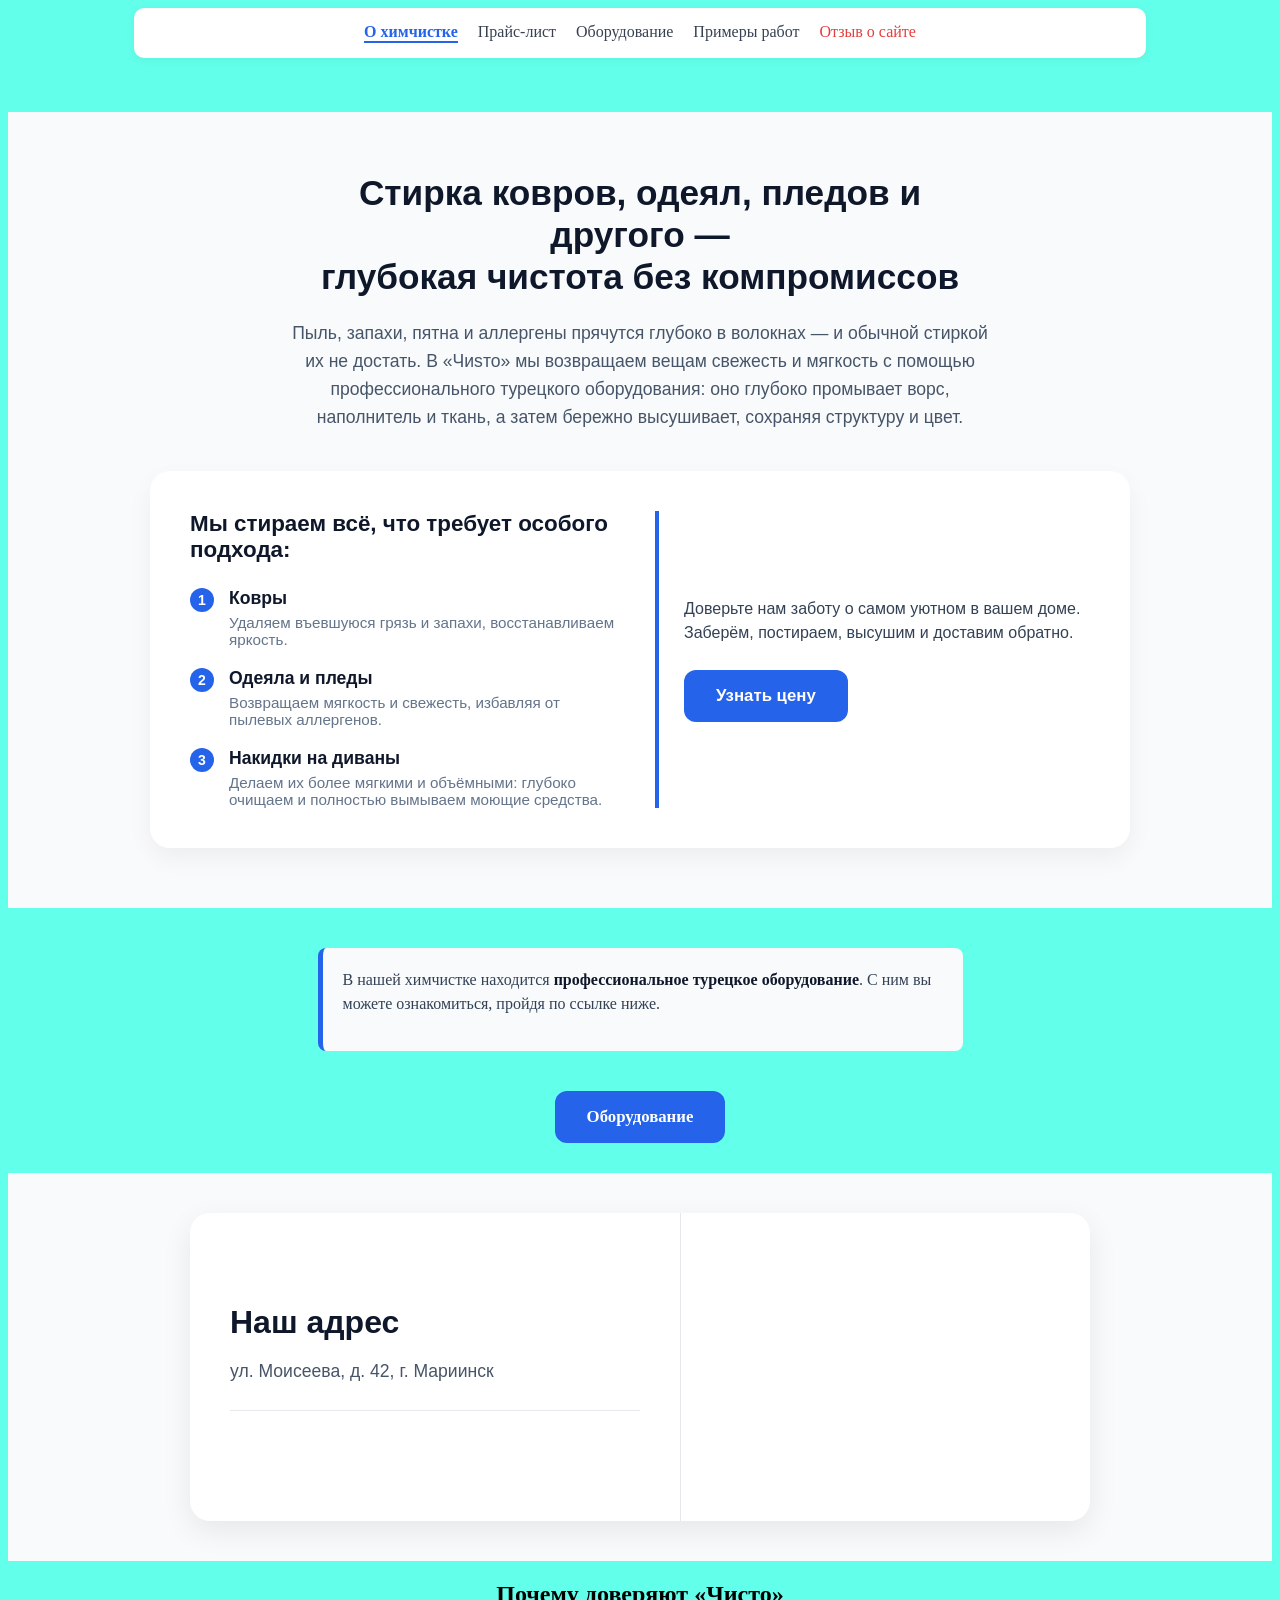
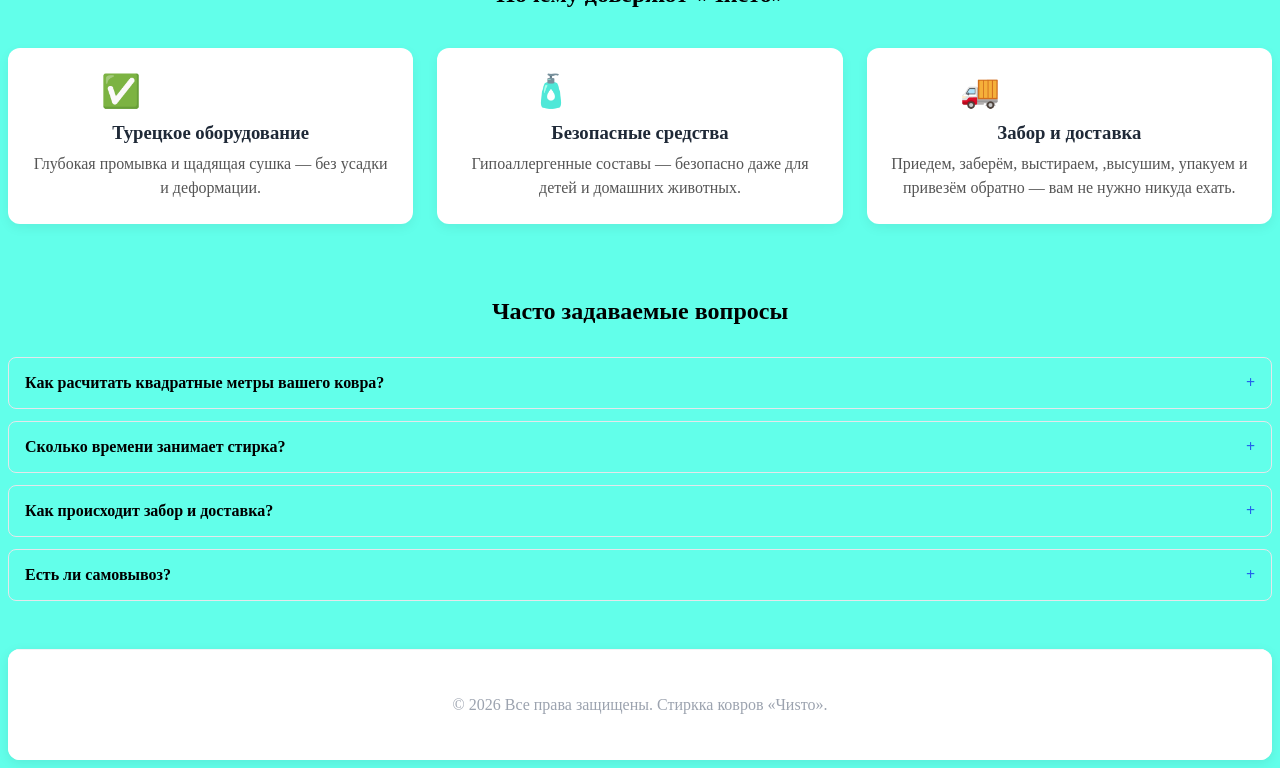
<file: index.html>
<!DOCTYPE html>
<html lang="en">
<head>
    <meta charset="UTF-8">
    <meta name="viewport" content="width=device-width, initial-scale=1.0">
    <title>О химчистке</title>
    <link rel="stylesheet" href="style.css">
</head>
<body>
    <header style="background-color: #ffffff; box-shadow: 0 2px 10px rgba(0,0,0,0.05); padding: 15px 0;">
        <nav style="max-width: 1200px; margin: 0 auto; display: flex; flex-wrap: wrap; justify-content: center; gap: 20px; padding: 0 20px;">
            <a href="#" style="text-decoration: none; color: #2563eb; font-weight: 600; font-size: 1rem; border-bottom: 2px solid #2563eb;">О химчистке</a>
            <a href="about.html" style="text-decoration: none; color: #374151; font-weight: 500; font-size: 1rem;">Прайс-лист</a>
            <a href="chisto.html" style="text-decoration: none; color: #374151; font-weight: 500; font-size: 1rem;">Оборудование</a>
            <a href="primeri.html" style="text-decoration: none; color: #374151; font-weight: 500; font-size: 1rem;">Примеры работ</a>
            <a href="otziv.html">Отзыв о сайте</a>
          </nav>
    </header><br><br><br>

<section style="padding: 60px 20px; background-color: #f8fafc; color: #1f2937; font-family: Arial, sans-serif;">
  <div style="max-width: 900px; margin: 0 auto; display: flex; flex-direction: column; gap: 40px; align-items: center;">
    
    <!-- Заголовок и основной текст -->
    <div style="text-align: center; max-width: 700px;">
      <h2 style="font-size: 2.2rem; margin: 0 0 20px 0; line-height: 1.2; color: #0f172a;">
        Стирка ковров, одеял, пледов и другого —<br>
        глубокая чистота без компромиссов
      </h2>
      <p style="font-size: 1.1rem; line-height: 1.6; color: #475569; margin: 0;">
        Пыль, запахи, пятна и аллергены прячутся глубоко в волокнах — и обычной стиркой их не достать. В «Чиsто» мы возвращаем вещам свежесть и мягкость с помощью профессионального турецкого оборудования: оно глубоко промывает ворс, наполнитель и ткань, а затем бережно высушивает, сохраняя структуру и цвет.
      </p>
    </div>

    <!-- Блок со списком преимуществ -->
    <div style="width: 100%; background: #ffffff; border-radius: 20px; padding: 40px; box-shadow: 0 10px 25px rgba(0,0,0,0.05); display: grid; grid-template-columns: 1fr 1fr; gap: 30px;">
      
      <!-- Левая колонка: список услуг -->
      <div>
        <h3 style="font-size: 1.4rem; margin-top: 0; color: #0f172a; margin-bottom: 25px;">Мы стираем всё, что требует особого подхода:</h3>
        
        <div style="display: flex; flex-direction: column; gap: 20px;">
          <!-- Пункт 1 -->
          <div style="display: flex; align-items: flex-start; gap: 15px;">
            <div style="flex-shrink: 0; width: 24px; height: 24px; background: #2563eb; color: white; border-radius: 50%; display: flex; align-items: center; justify-content: center; font-weight: bold; font-size: 14px;">1</div>
            <div>
              <strong style="color: #0f172a; font-size: 1.1rem;">Ковры</strong>
              <p style="margin: 5px 0 0 0; font-size: 0.95rem; color: #64748b;">Удаляем въевшуюся грязь и запахи, восстанавливаем яркость.</p>
            </div>
          </div>

          <!-- Пункт 2 -->
          <div style="display: flex; align-items: flex-start; gap: 15px;">
            <div style="flex-shrink: 0; width: 24px; height: 24px; background: #2563eb; color: white; border-radius: 50%; display: flex; align-items: center; justify-content: center; font-weight: bold; font-size: 14px;">2</div>
            <div>
              <strong style="color: #0f172a; font-size: 1.1rem;">Одеяла и пледы</strong>
              <p style="margin: 5px 0 0 0; font-size: 0.95rem; color: #64748b;">Возвращаем мягкость и свежесть, избавляя от пылевых аллергенов.</p>
            </div>
          </div>

          <!-- Пункт 3 -->
          <div style="display: flex; align-items: flex-start; gap: 15px;">
            <div style="flex-shrink: 0; width: 24px; height: 24px; background: #2563eb; color: white; border-radius: 50%; display: flex; align-items: center; justify-content: center; font-weight: bold; font-size: 14px;">3</div>
            <div>
              <strong style="color: #0f172a; font-size: 1.1rem;">Накидки на диваны</strong>
              <p style="margin: 5px 0 0 0; font-size: 0.95rem; color: #64748b;">Делаем их более мягкими и объёмными: глубоко очищаем и полностью вымываем моющие средства.</p>
            </div>
          </div>
        </div>
      </div>

      <!-- Правая колонка: акцентный блок с призывом -->
      <div style="border-left: 4px solid #2563eb; padding-left: 25px; display: flex; flex-direction: column; justify-content: center;">
        <p style="font-size: 1rem; line-height: 1.5; color: #334155; margin: 0 0 25px 0;">
          Доверьте нам заботу о самом уютном в вашем доме. Заберём, постираем, высушим и доставим обратно.
        </p>
        
        <!-- ВОТ ЭТА СТРОКА ИЗМЕНЕНА: теперь это ссылка, ведущая к прайсу -->
        <a href="about.html" 
           style="background: #2563eb; color: white; text-decoration: none; padding: 16px 32px; border-radius: 12px; font-size: 1.05rem; font-weight: 600; cursor: pointer; transition: background 0.2s; align-self: flex-start; display: inline-block;">
           Узнать цену
        </a>
      </div>
    </div>
  </div>
</section>


<div style="max-width: 600px; margin: 40px auto; padding: 20px; border-left: 5px solid #2563eb; background: #f8fafc; border-radius: 8px;">
  <p style="margin: 0 0 15px 0; font-size: 1rem; color: #334155; line-height: 1.5;">
    В нашей химчистке находится <strong style="color: #0f172a;">профессиональное турецкое оборудование</strong>. С ним вы можете ознакомиться, пройдя по ссылке ниже.
  </p>
</div>

    <div style="text-align: center; margin: 30px 0;">
  <a href="chisto.html" 
     style="background: #2563eb; color: white; text-decoration: none; padding: 16px 32px; border-radius: 12px; font-size: 1.05rem; font-weight: 600; cursor: pointer; transition: background 0.2s; display: inline-block;">
    Оборудование
  </a>
</div>


<section style="padding: 40px 20px; background-color: #f8fafc; font-family: Arial, sans-serif;">
  <div style="max-width: 900px; margin: 0 auto;">
    
    <!-- Карточка -->
    <div style="background: #ffffff; border-radius: 20px; box-shadow: 0 10px 30px rgba(0,0,0,0.08); overflow: hidden; display: flex; flex-wrap: wrap; align-items: stretch;">
      
      <!-- Левая часть: текст и заголовок -->
      <div style="flex: 1; min-width: 300px; padding: 40px; display: flex; flex-direction: column; justify-content: center;">
        <h2 style="margin: 0 0 15px 0; font-size: 2rem; color: #0f172a; line-height: 1.2;">Наш адрес</h2>
        <p style="margin: 0; font-size: 1.1rem; color: #475569; line-height: 1.6;">
          ул. Моисеева, д. 42, г. Мариинск
        </p>
        
        <div style="margin-top: 25px; padding-top: 20px; border-top: 1px solid #e5e7eb;">
        </div>
      </div>

      <!-- Правая часть: карта -->
      <div style="flex: 1; min-width: 320px; position: relative; overflow: hidden;">
        <!-- Обертка для адаптивности карты -->
        <div style="position: relative; padding-bottom: 75%; height: 0; overflow: hidden; border-left: 1px solid #e5e7eb;">
          <iframe 
            src="https://www.google.com/maps/embed?pb=!1m14!1m12!1m3!1d596.2522918822035!2d87.69691214325135!3d56.15853027129127!2m3!1f0!2f0!3f0!3m2!1i1024!2i768!4f13.1!5e1!3m2!1sru!2sru!4v1748062810385!5m2!1sru!2sru" 
            style="position: absolute; top: 0; left: 0; width: 100%; height: 100%; border: 0;" 
            allowfullscreen="" 
            loading="lazy" 
            referrerpolicy="no-referrer-when-downgrade">
          </iframe>
        </div>
      </div>
    </div>
  </div>
</section>

<section class="why-us">
  <h2>Почему доверяют «Чисто»</h2>
  <div class="features-grid">
    <div class="feature-item">
      <span>✅</span>
      <h3>Турецкое оборудование</h3>
      <p>Глубокая промывка и щадящая сушка — без усадки и деформации.</p>
    </div>
    <div class="feature-item">
      <span>🧴</span>
      <h3>Безопасные средства</h3>
      <p>Гипоаллергенные составы — безопасно даже для детей и домашних животных.</p>
    </div>
    <div class="feature-item">
      <span>🚚</span>
      <h3>Забор и доставка</h3>
      <p>Приедем, заберём, выстираем, ,высушим, упакуем и привезём обратно — вам не нужно никуда ехать.</p>
    </div>
  </div>
</section> <br><br><br>


<section class="faq">
  <h2>Часто задаваемые вопросы</h2>
    <details>
    <summary>Как расчитать квадратные метры вашего ковра?</summary>
    <p>Длину умножить на ширину</p>
  </details>
  <details>
    <summary>Сколько времени занимает стирка?</summary>
    <p>1-2 рабочик недели. Срочные заказы — за 2-3 рабочих дня (плюс 50% к общей стоимости).</p>
  </details>
  <details>
    <summary>Как происходит забор и доставка?</summary>
    <p>Мы приезжаем к вам в удобное для вас время, забираем ковры от двери, после стирки привозим обратно. Услуга входит в стоимость.</p>
  </details>
  <details>
    <summary>Есть ли самовывоз?</summary>
    <p>Да, есть вы просто можете приехать к нам в любой будней день и в удобное для вас время <b>с 10:00 до 18:00</b></p>
  </details>
</section> <br><br>


    <article class="card">
      <div class="card-image">
      </div>

<footer style="text-align: center; padding: 30px 0; color: #9ca3af; background-color: #ffffff; border-top: 1px solid #f3f4f6;">
    <p>&copy; 2026 Все права защищены. Стиркка ковров «Чиsто».</p>
</footer>
</file>
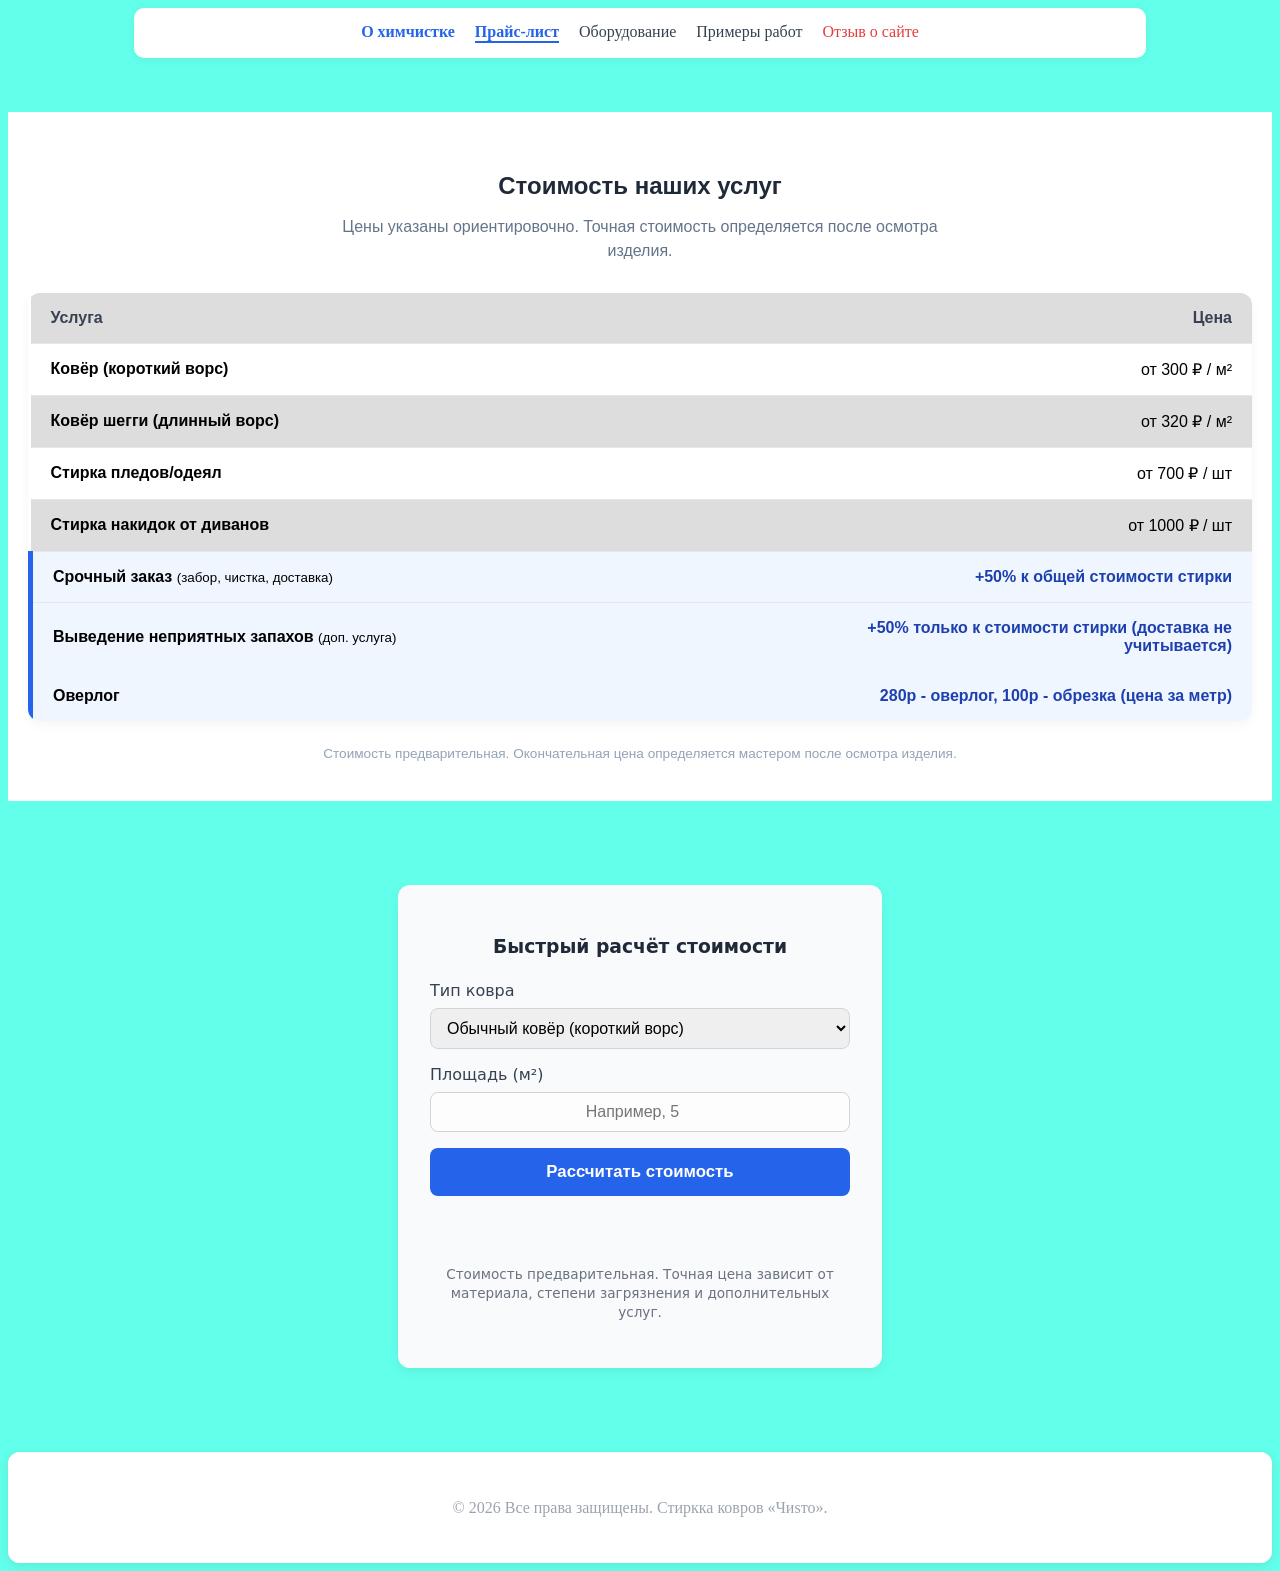
<file: about.html>
<!DOCTYPE html>
<html lang="en">
<head>
    <meta charset="UTF-8">
    <meta name="viewport" content="width=device-width, initial-scale=1.0">
    <title>Прайс-лист</title>
    <link rel="stylesheet" href="style.css">
</head>
<body>
    <header style="background-color: #ffffff; box-shadow: 0 2px 10px rgba(0,0,0,0.05); padding: 15px 0;">
        <nav style="max-width: 1200px; margin: 0 auto; display: flex; flex-wrap: wrap; justify-content: center; gap: 20px; padding: 0 20px;">
            <a href="index.html" style="text-decoration: none; color: #2563eb; font-weight: 600; font-size: 1rem;">О химчистке</a>
            <a href="#" style="text-decoration: none; color: #2563eb; font-weight: 600; font-size: 1rem; border-bottom: 2px solid #2563eb;">Прайс-лист</a>
            <a href="chisto.html" style="text-decoration: none; color: #374151; font-weight: 500; font-size: 1rem;">Оборудование</a>
            <a href="primeri.html" style="text-decoration: none; color: #374151; font-weight: 500; font-size: 1rem;">Примеры работ</a>
            <a href="otziv.html">Отзыв о сайте</a>
          </nav>
    </header><br><br><br>

<section style="padding: 40px 20px; background-color: #ffffff; font-family: Arial, sans-serif;">
  <h2 style="text-align: center; color: #1f2937; margin-bottom: 15px;">Стоимость наших услуг</h2>
  <p style="text-align: center; max-width: 600px; margin: 0 auto 30px auto; color: #64748b; line-height: 1.5;">
    Цены указаны ориентировочно. Точная стоимость определяется после осмотра изделия.
  </p>

  <!-- ВОТ СЮДА ДОБАВЛЕНЫ border-radius И overflow -->
  <table style="width: 100%; border-collapse: collapse; background: #fff; box-shadow: 0 4px 12px rgba(0,0,0,0.04); border-radius: 12px; overflow: hidden;">
    <thead>
      <tr style="background-color: #f8fafc;">
        <th style="padding: 16px 20px; text-align: left; color: #374151; font-weight: 600; border-bottom: 1px solid #e5e7eb;">Услуга</th>
        <th style="padding: 16px 20px; text-align: right; color: #374151; font-weight: 600; border-bottom: 1px solid #e5e7eb; width: 35%;">Цена</th>
      </tr>
    </thead>
    <tbody>
      <tr>
        <td style="padding: 16px 20px; text-align: left; border-bottom: 1px solid #e5e7eb;" data-label="Услуга">
          <strong>Ковёр (короткий ворс)</strong>
        </td>
        <td style="padding: 16px 20px; text-align: right; border-bottom: 1px solid #e5e7eb;" data-label="Цена">
          от 300 ₽ / м²
        </td>
      </tr>

      <tr>
        <td style="padding: 16px 20px; text-align: left; border-bottom: 1px solid #e5e7eb;" data-label="Услуга">
          <strong>Ковёр шегги (длинный ворс)</strong>
        </td>
        <td style="padding: 16px 20px; text-align: right; border-bottom: 1px solid #e5e7eb;" data-label="Цена">
          от 320 ₽ / м²
        </td>
      </tr>

      <tr>
        <td style="padding: 16px 20px; text-align: left; border-bottom: 1px solid #e5e7eb;" data-label="Услуга">
          <strong>Стирка пледов/одеял</strong>
        </td>
        <td style="padding: 16px 20px; text-align: right; border-bottom: 1px solid #e5e7eb;" data-label="Цена">
          от 700 ₽ / шт
        </td>
      </tr>

      <tr>
        <td style="padding: 16px 20px; text-align: left; border-bottom: 1px solid #e5e7eb;" data-label="Услуга">
          <strong>Стирка накидок от диванов</strong>
        </td>
        <td style="padding: 16px 20px; text-align: right; border-bottom: 1px solid #e5e7eb;" data-label="Цена">
          от 1000 ₽ / шт
        </td>
      </tr>

      <!-- Строки с выделением тоже будут аккуратно скруглены благодаря overflow у таблицы -->
      <tr style="background-color: #eff6ff; border-left: 5px solid #2563eb;">
        <td style="padding: 16px 20px; text-align: left; border-bottom: 1px solid #e5e7eb;" data-label="Услуга">
          <strong>Срочный заказ</strong> <small>(забор, чистка, доставка)</small>
        </td>
        <td style="padding: 16px 20px; text-align: right; border-bottom: 1px solid #e5e7eb; color: #1e40af; font-weight: 700;" data-label="Цена">
          +50% к общей стоимости стирки
        </td>
      </tr>

      <tr style="background-color: #eff6ff; border-left: 5px solid #2563eb;">
        <td style="padding: 16px 20px; text-align: left; border-bottom: none;" data-label="Услуга">
          <strong>Выведение неприятных запахов</strong> <small>(доп. услуга)</small>
        </td>
        <td style="padding: 16px 20px; text-align: right; border-bottom: none; color: #1e40af; font-weight: 700;" data-label="Цена">
          +50% только к стоимости стирки (доставка не учитывается)
        </td>
      </tr>

      <tr style="background-color: #eff6ff; border-left: 5px solid #2563eb;">
        <td style="padding: 16px 20px; text-align: left; border-bottom: none;" data-label="Услуга">
          <strong>Оверлог</strong>
        </td>
        <td style="padding: 16px 20px; text-align: right; border-bottom: none; color: #1e40af; font-weight: 700;" data-label="Цена">
          280р - оверлог,  100р - обрезка (цена за метр)
        </td>
      </tr>
    </tbody>
  </table>

  <div style="margin-top: 25px; text-align: center; font-size: 0.85rem; color: #94a3b8;">
    Стоимость предварительная. Окончательная цена определяется мастером после осмотра изделия.
  </div>
</section><br><br>

<!-- Начало блока калькулятора -->
<section class="calculator-block">
  <h3>Быстрый расчёт стоимости</h3>

  <div class="calc-group">
    <label for="carpet-type">Тип ковра</label>
    <select id="carpet-type">
      <option value="regular">Обычный ковёр (короткий ворс)</option>
      <option value="shaggy">Шегги (длинный ворс)</option>
    </select>
  </div>

  <div class="calc-group">
    <label for="area">Площадь (м²)</label>
    <input type="number" id="area" placeholder="Например, 5" min="0.1" step="0.1">
  </div>

  <button type="button" id="calc-btn" class="btn-calc">Рассчитать стоимость</button>

  <p id="result-price"></p>

  <p class="disclaimer">
    Стоимость предварительная. Точная цена зависит от материала, степени загрязнения и дополнительных услуг.
  </p>
</section>

<script>
  const typeSelect = document.getElementById('carpet-type');
  const areaInput = document.getElementById('area');
  const calcBtn = document.getElementById('calc-btn');
  const resultEl = document.getElementById('result-price');

  // Твои цены
  const PRICES = {
    regular: 300, // Обычный ковёр (короткий ворс)
    shaggy: 320   // Шегги (длинный ворс)
  };

  calcBtn.addEventListener('click', () => {
    const type = typeSelect.value;
    const areaValue = parseFloat(areaInput.value);

    // Проверка: введено ли число
    if (!areaValue || isNaN(areaValue) || areaValue <= 0) {
      resultEl.textContent = 'Пожалуйста, введите корректную площадь.';
      resultEl.style.color = '#ef4444';
      return;
    }

    const pricePerSqm = PRICES[type];
    const total = areaValue * pricePerSqm;

    resultEl.textContent = `Примерная стоимость: от ${total.toLocaleString()} ₽`;
    resultEl.style.color = '#059669';
  });
</script><br><br>
<!-- Конец блока калькулятора -->


    <article class="card">
      <div class="card-image">
      </div>
<footer style="text-align: center; padding: 30px 0; color: #9ca3af; background-color: #ffffff; border-top: 1px solid #f3f4f6;">
    <p>&copy; 2026 Все права защищены. Стиркка ковров «Чиsто».</p>
</footer>

</body>
</html>
</file>
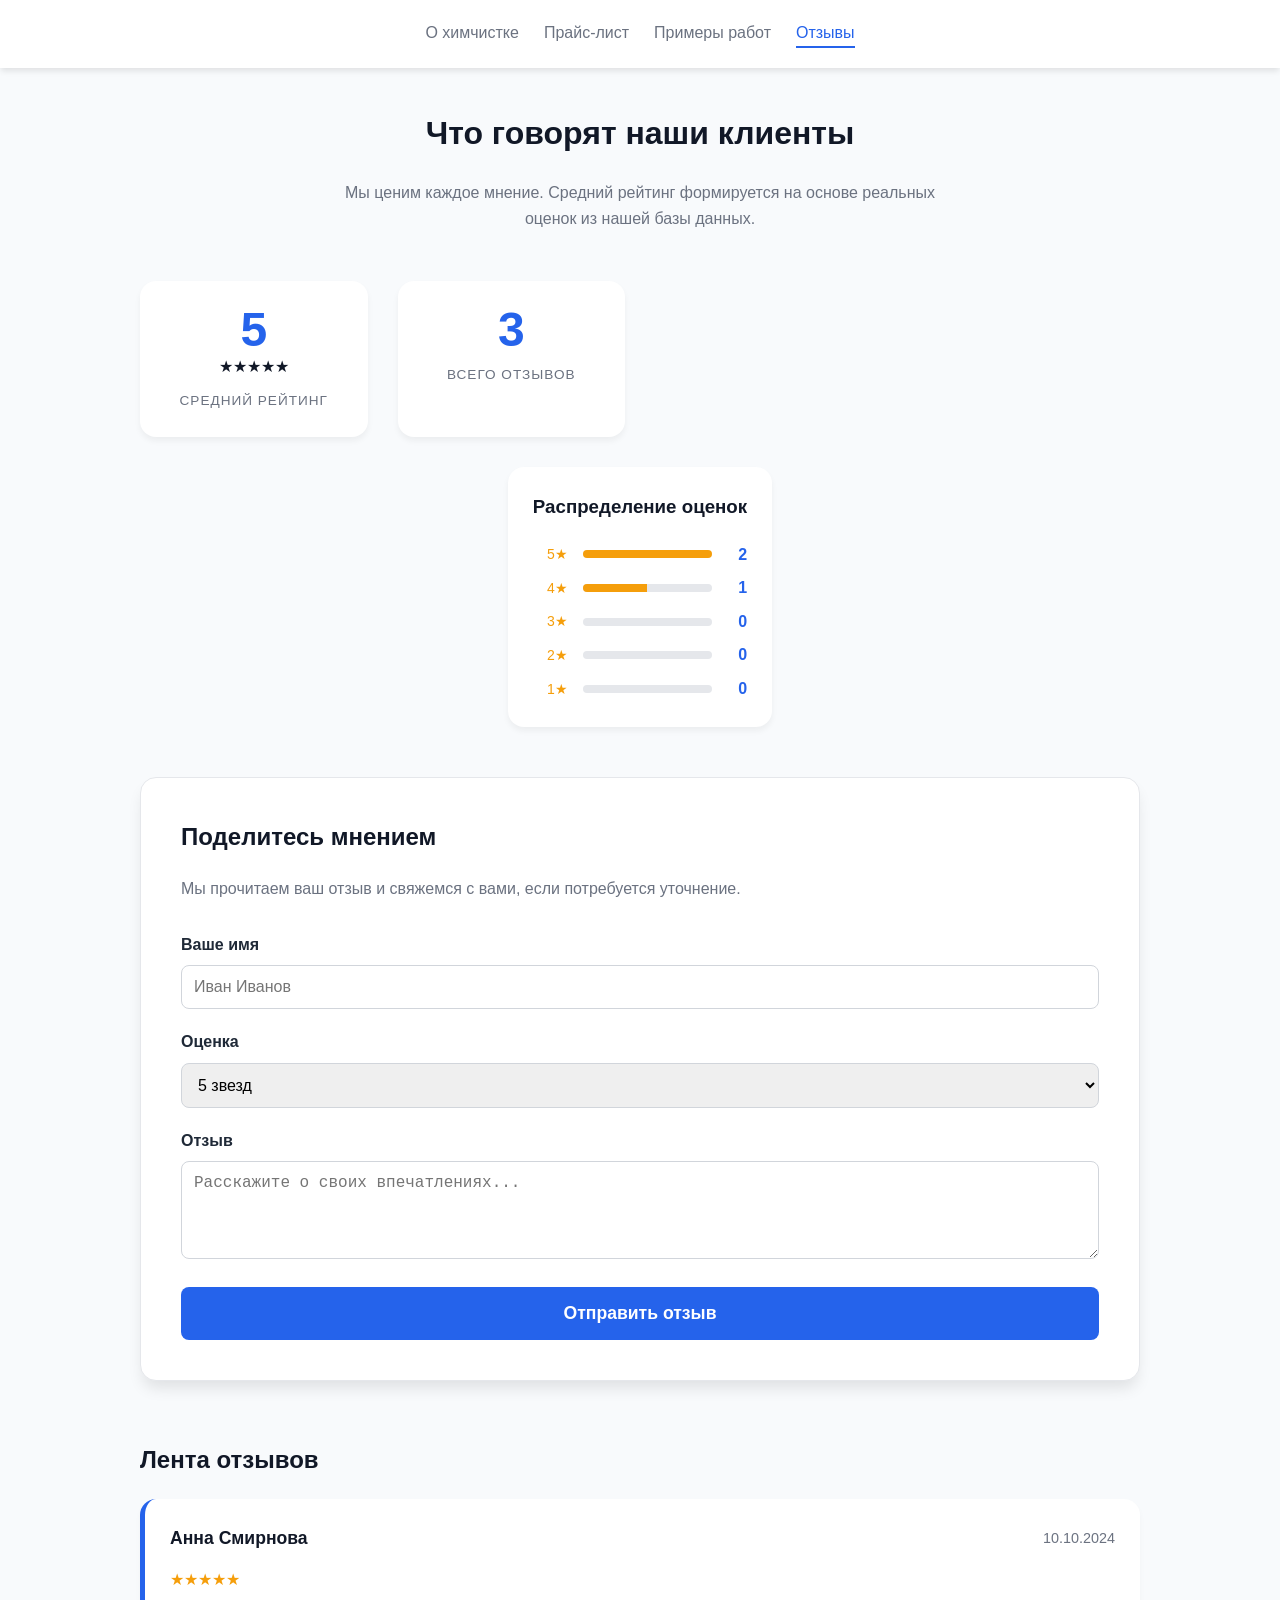
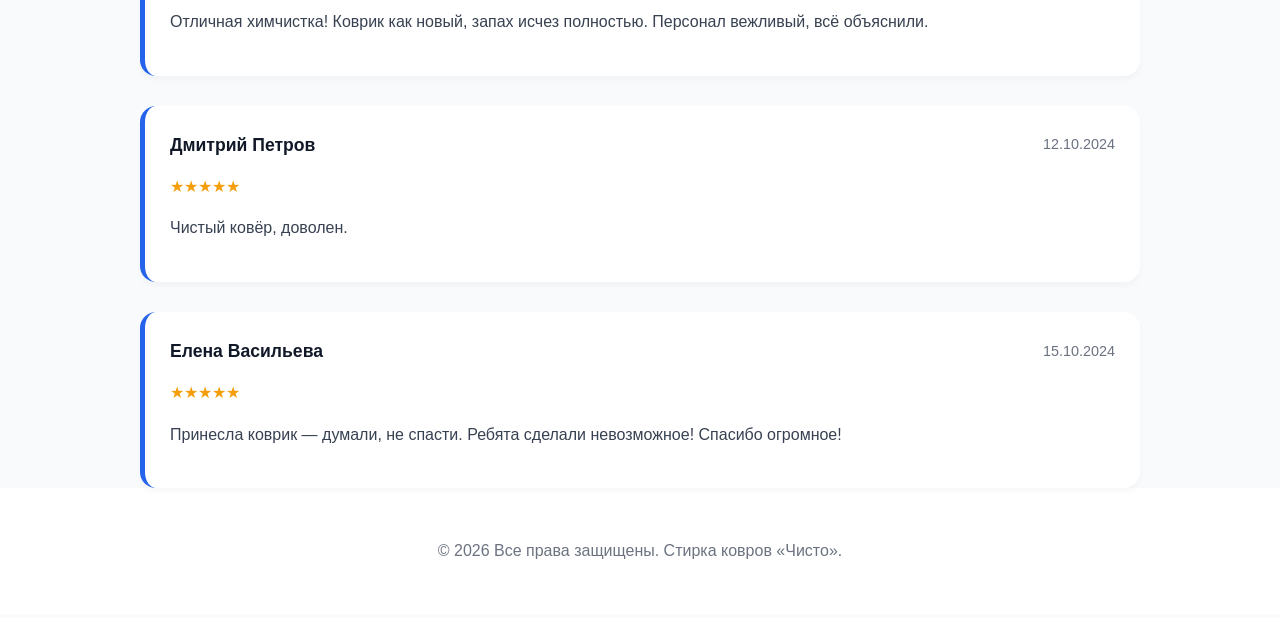
<file: otziv.html>
<!DOCTYPE html>
<html lang="ru">
<head>
    <meta charset="UTF-8">
    <meta name="viewport" content="width=device-width, initial-scale=1.0">
    <title>Отзывы о химчистке «Чисто»</title>
    <!-- Подключаем иконки для красоты -->
    <link rel="stylesheet" href="https://cdnjs.cloudflare.com/ajax/libs/font-awesome/6.4.0/css/all.min.css">
    
    <style>
        :root {
            --primary: #2563eb;       /* Синий цвет бренда */
            --accent: #f59e0b;       /* Жёлтый для звёзд */
            --bg: #f8fafc;            /* Светло-фиолетовый фон */
            --card-bg: #ffffff;       /* Белый для карточек */
            --text: #111827;          /* Тёмный текст */
            --gray: #6b7280;          /* Серый для второстепенного текста */
        }

        body {
            margin: 0;
            padding: 0;
            font-family: 'Segoe UI', Roboto, Helvetica, Arial, sans-serif;
            background-color: var(--bg);
            color: var(--text);
            line-height: 1.6;
        }

        /* Шапка */
        header {
            background: var(--card-bg);
            box-shadow: 0 4px 6px -1px rgba(0, 0, 0, 0.1);
            padding: 20px 0;
        }
        .container {
            max-width: 1000px;
            margin: 0 auto;
            padding: 0 20px;
        }
        nav {
            display: flex;
            justify-content: center;
            flex-wrap: wrap;
            gap: 25px;
        }
        a { text-decoration: none; color: var(--gray); font-weight: 500; }
        a:hover { color: var(--primary); }
        .active { color: var(--primary); border-bottom: 2px solid var(--primary); }

        h1 { text-align: center; margin-top: 40px; color: var(--text); }
        p.subtitle { text-align: center; color: var(--gray); max-width: 600px; margin: 0 auto 50px; }

        /* --- БЛОК СТАТИСТИКИ (ИНТЕРЕСНЕЕ) --- */
        .stats-grid {
            display: grid;
            grid-template-columns: repeat(auto-fit, minmax(200px, 1fr));
            gap: 30px;
            margin-bottom: 50px;
        }
        
        .stat-card {
            background: var(--card-bg);
            padding: 25px;
            border-radius: 16px;
            text-align: center;
            box-shadow: 0 4px 6px rgba(0,0,0,0.05);
        }
        .big-num { font-size: 48px; font-weight: bold; color: var(--primary); line-height: 1; }
        .stat-label { color: var(--gray); margin-top: 10px; text-transform: uppercase; font-size: 0.85rem; letter-spacing: 1px; }
        
        /* Диаграмма распределения */
        .rating-distribution {
            margin-top: 20px;
            display: flex;
            flex-direction: column;
            gap: 8px;
        }
        .bar-row {
            display: flex;
            align-items: center;
            gap: 15px;
        }
        .stars-small { color: var(--accent); font-size: 14px; width: 35px; text-align: right; }
        .progress-bar {
            flex-grow: 1;
            height: 8px;
            background: #e5e7eb;
            border-radius: 4px;
            overflow: hidden;
        }
        .progress-fill {
            height: 100%;
            background: var(--accent);
            width: 0%; /* Заполняется через JS */
            transition: width 1s ease-out;
        }
        .count-num { color: var(--primary); font-weight: bold; min-width: 20px; text-align: right; }

        /* --- ФОРМА --- */
        .form-section {
            background: var(--card-bg);
            padding: 40px;
            border-radius: 16px;
            box-shadow: 0 10px 15px -3px rgba(0, 0, 0, 0.1);
            margin-bottom: 60px;
            border: 1px solid #e5e7eb;
        }
        .form-group { margin-bottom: 20px; }
        label { display: block; margin-bottom: 8px; font-weight: 600; color: #1f2937; }
        input, textarea, select {
            width: 100%;
            padding: 12px;
            border: 1px solid #d1d5db;
            border-radius: 8px;
            font-size: 1rem;
            box-sizing: border-box;
        }
        button.submit-btn {
            background: var(--primary);
            color: white;
            border: none;
            padding: 16px 32px;
            border-radius: 8px;
            font-size: 1.1rem;
            cursor: pointer;
            width: 100%;
            font-weight: 600;
            transition: background 0.3s;
        }
        button.submit-btn:hover { background: #1d4ed8; }

        /* --- СПИСОК ОТЗЫВОВ --- */
        .reviews-list {
            display: grid;
            gap: 30px;
        }
        .review-card {
            background: var(--card-bg);
            border-radius: 16px;
            padding: 25px;
            box-shadow: 0 4px 6px rgba(0,0,0,0.03);
            transition: transform 0.2s, box-shadow 0.2s;
            border-left: 5px solid var(--primary);
        }
        .review-card:hover {
            transform: translateY(-5px);
            box-shadow: 0 10px 15px rgba(0,0,0,0.1);
        }
        .review-header { display: flex; justify-content: space-between; align-items: center; margin-bottom: 15px; }
        .reviewer-name { font-weight: 700; font-size: 1.1rem; color: var(--text); }
        .review-date { color: var(--gray); font-size: 0.9rem; }
        .review-stars { color: var(--accent); margin-bottom: 15px; }
        .review-text { color: #374151; }

        footer {
            text-align: center;
            padding: 50px 20px;
            color: var(--gray);
            background: white;
        }
    </style>
</head>
<body>

    <header>
        <div class="container">
            <nav>
                <a href="index.html">О химчистке</a>
                <a href="about.html">Прайс-лист</a>
                <a href="primeri.html">Примеры работ</a>
                <a href="#" class="active">Отзывы</a>
            </nav>
        </div>
    </header>

    <main class="container">
        <h1>Что говорят наши клиенты</h1>
        <p class="subtitle">Мы ценим каждое мнение. Средний рейтинг формируется на основе реальных оценок из нашей базы данных.</p>

        <!-- Статистика -->
        <section class="stats-grid">
            <div class="stat-card">
                <!-- Здесь мы вручную поставим среднюю оценку, чтобы не ломать логику -->
                <div class="big-num">5</div>
                <div class="stars-large">★★★★★</div>
                <div class="stat-label">Средний рейтинг</div>
            </div>
            <div class="stat-card">
                <div class="big-num" id="total-reviews">3</div>
                <div class="stat-label">Всего отзывов</div>
            </div>
            
            <!-- Блок диаграммы (статический пример) -->
            <div class="stat-card" style="grid-column: 1 / -1; max-width: 800px; margin: 0 auto;">
                <h3 style="text-align: center; margin: 0 0 20px;">Распределение оценок</h3>
                <div class="rating-distribution">
                    <div class="bar-row">
                        <span class="stars-small">5★</span>
                        <div class="progress-bar"><div class="progress-fill" style="width: 100%"></div></div>
                        <span class="count-num">2</span>
                    </div>
                    <div class="bar-row">
                        <span class="stars-small">4★</span>
                        <div class="progress-bar"><div class="progress-fill" style="width: 50%"></div></div>
                        <span class="count-num">1</span>
                    </div>
                    <div class="bar-row">
                        <span class="stars-small">3★</span>
                        <div class="progress-bar"><div class="progress-fill" style="width: 0%"></div></div>
                        <span class="count-num">0</span>
                    </div>
                    <div class="bar-row">
                        <span class="stars-small">2★</span>
                        <div class="progress-bar"><div class="progress-fill" style="width: 0%"></div></div>
                        <span class="count-num">0</span>
                    </div>
                    <div class="bar-row">
                        <span class="stars-small">1★</span>
                        <div class="progress-bar"><div class="progress-fill" style="width: 0%"></div></div>
                        <span class="count-num">0</span>
                    </div>
                </div>
            </div>
        </section>

        <!-- Форма -->
        <section class="form-section">
            <h2 style="margin-top:0; margin-bottom:20px;">Поделитесь мнением</h2>
            <p style="color:var(--gray); margin-bottom:30px;">Мы прочитаем ваш отзыв и свяжемся с вами, если потребуется уточнение.</p>
            
            <!-- ВАЖНО: action ведет прямо на Google Script. method="POST". Нет onsubmit! -->
            <form action="https://script.google.com/macros/s/AKfycbwCcK3U7pm85iudgbvR3y4Ulh1Gzy_-y-i9Rs-zDwCR5x7DGD-Mqr5RqYFoYuJ7GdJx3g/exec" 
                  method="POST">
                
                <div class="form-group">
                    <label for="name">Ваше имя</label>
                    <!-- name="name" обязателен для Google Script -->
                    <input type="text" id="name" name="name" required placeholder="Иван Иванов">
                </div>

                <div class="form-group">
                    <label for="rating">Оценка</label>
                    <!-- name="rating" обязателен -->
                    <select id="rating" name="rating" required>
                        <option value="5">5 звезд</option>
                        <option value="4">4 звезды</option>
                        <option value="3">3 звезды</option>
                        <option value="2">2 звезды</option>
                        <option value="1">1 звезда</option>
                    </select>
                </div>

                <div class="form-group">
                    <label for="comment">Отзыв</label>
                    <!-- name="comment" обязателен -->
                    <textarea id="comment" name="comment" rows="4" required placeholder="Расскажите о своих впечатлениях..."></textarea>
                </div>

                <!-- Кнопка просто отправляет форму -->
                <button type="submit" class="submit-btn">Отправить отзыв</button>
            </form>
        </section>

        <!-- Список отзывов -->
        <h2>Лента отзывов</h2>
        <div class="reviews-list" id="reviews-container">
            <!-- Карточки отзывов (статические, чтобы сайт не был пустым) -->
            
            <article class="review-card">
                <div class="review-header">
                    <span class="reviewer-name">Анна Смирнова</span>
                    <span class="review-date">10.10.2024</span> 
                </div>
                <div class="review-stars">★★★★★</div>
                <p class="review-text">Отличная химчистка! Коврик как новый, запах исчез полностью. Персонал вежливый, всё объяснили.</p>
            </article>

            <article class="review-card">
                <div class="review-header">
                    <span class="reviewer-name">Дмитрий Петров</span>
                    <span class="review-date">12.10.2024</span> 
                </div>
                <div class="review-stars">★★★★★</div>
                <p class="review-text">Чистый ковёр, доволен.</p>
            </article>

            <article class="review-card">
                <div class="review-header">
                    <span class="reviewer-name">Елена Васильева</span>
                    <span class="review-date">15.10.2024</span> 
                </div>
                <div class="review-stars">★★★★★</div>
                <p class="review-text">Принесла коврик — думали, не спасти. Ребята сделали невозможное! Спасибо огромное!</p>
            </article>
        </div>
    </main>

    <footer>
        &copy; 2026 Все права защищены. Стирка ковров «Чисто».
    </footer>

    <!-- Единственный JS, который нужен: функция отрисовки звёзд -->
    <script>
        function renderStars(num) {
            let stars = '';
            const rating = Math.round(num); 
            for (let i = 1; i <= 5; i++) {
                stars += i <= rating ? '★' : '☆';
            }
            return stars;
        }
    </script>
</body>
</html>
</file>
<file: style.css>
body{
    background: rgb(98, 255, 234);
}

header{
    background: rgb(0, 174, 255);
padding: 10px;
color: red;
border-radius: 10px;
text-align: center;
margin-left: auto;
margin-right: auto;
width: 80%;
}

table {
    border-collapse: collapse
    width: 100%;
}

td, th {
    border: 1px solid #ddd
    padding: 4px
}

tr:nth-child(even){background-color: #ddd;}

tr:hover {background-color: #ddd;}

th {
    padding-top: 8px;
padding-bottom: 8px;
text-align: left;
background-color: #ddd;
color: black;
}

a {
    color: #e43d3d;
    font: italic;
    text-decoration: none;
}

input {
    background: rgb(253, 253, 253);
padding: 1px;
color: black;
border-radius: 1px;
text-align: center;
margin-left: auto;
margin-right: auto;
width: 30%;
}

p {
    font: Georgia;
}

span {
    width: 50%;
}

img {
    border-radius: 10px;
}

footer {
    color: #000000;
    font-size: 16px;
}


.card {
  background: #ffffff;
  border-radius: 12px;       
  overflow: hidden;
  box-shadow: 0 3px 12px rgba(0, 0, 0, 0.08);
}

/* .top-card {
  display: flex;
  gap: 50px;         
  align-items: center; 
} */

.top-card a {
  text-decoration: none;
  color: #333;
  padding: 8px 16px;   /* 8px сверху/снизу и 16px слева/справа */
  font-weight: 500;
}

.why-us h2 {
  text-align: center;
  margin-bottom: 2.5rem;
}

.features-grid {
  display: grid;
  grid-template-columns: repeat(auto-fit, minmax(220px, 1fr));
  gap: 1.5rem;
}

.feature-item {
  padding: 1.5rem;
  background: #fff;
  border-radius: 12px;
  box-shadow: 0 4px 12px rgba(0,0,0,0.06);
  text-align: center;
}

.feature-item span {
  font-size: 2rem;
  display: block;
  margin-bottom: 0.75rem;
}

.feature-item h3 {
  margin: 0 0 0.5rem 0;
  color: #1f2937;
}

.feature-item p {
  color: #555;
  line-height: 1.5;
  margin: 0;
}

.faq h2 {
  text-align: center;
  margin-bottom: 2rem;
}

details {
  border: 1px solid #e5e7eb;
  border-radius: 8px;
  padding: 1rem;
  margin-bottom: 0.75rem;
  cursor: pointer;
}

summary {
  font-weight: 600;
  list-style: none; /* убирает стрелочку в некоторых браузерах */
  outline: none;
}

/* Добавляем свою стрелочку через псевдоэлемент (опционально) */
summary::after {
  float: right;
  content: '+';
  font-weight: bold;
  color: #2563eb;
}

details[open] summary::after {
  content: '−';
}

.equipment {
  padding: 4rem 1rem;
  background-color: #ffffff;
  border-radius: 24px;
}

.equipment h2 {
  text-align: center;
  font-size: 2rem;
  margin-bottom: 0.5rem;
  color: #1f2937;
}

.subtitle {
  text-align: center;
  max-width: 600px;
  margin: 0 auto 3rem auto;
  color: #64748b;
  line-height: 1.5;
}

.eq-grid {
  display: grid;
  grid-template-columns: repeat(auto-fit, minmax(260px, 1fr));
  gap: 2rem;
}

.eq-item {
  padding: 1.8rem 1.5rem;
  background: #f8fafc;
  border-radius: 16px;
  box-shadow: 0 4px 6px rgba(0,0,0,0.02);
  text-align: center;
  transition: transform 0.2s, box-shadow 0.2s;
}

.eq-item:hover {
  transform: translateY(-4px);
  box-shadow: 0 10px 15px rgba(0,0,0,0.06);
}

.eq-item .icon {
  font-size: 3rem;
  margin-bottom: 1.2rem;
  display: block;
}

.eq-item h3 {
  margin: 0 0 0.75rem 0;
  font-size: 1.25rem;
  color: #0f172a;
}

.eq-item p {
  color: #475569;
  line-height: 1.6;
  margin: 0;
}

.calculator-block {
    max-width: 420px;
    margin: 3rem auto;
    padding: 2rem;
    background: #f8fafc;
    border-radius: 12px;
    box-shadow: 0 4px 12px rgba(0,0,0,0.06);
    font-family: system-ui, -apple-system, sans-serif;
  }

  .calculator-block h3 {
    text-align: center;
    color: #1f2937;
    margin-bottom: 1.5rem;
  }

  .calc-group {
    margin-bottom: 1rem;
  }

  .calc-group label {
    display: block;
    margin-bottom: 0.5rem;
    color: #374151;
    font-weight: 500;
  }

  .calc-group input,
  .calc-group select {
    width: 100%;
    padding: 10px 12px;
    border: 1px solid #d1d5db;
    border-radius: 8px;
    font-size: 1rem;
    box-sizing: border-box;
  }

  .btn-calc {
    width: 100%;
    padding: 14px;
    background-color: #2563eb;
    color: white;
    border: none;
    border-radius: 8px;
    font-size: 1.05rem;
    font-weight: 600;
    cursor: pointer;
    transition: background-color 0.2s;
  }

  .btn-calc:hover {
    background-color: #1d4ed8;
  }

  #result-price {
    margin-top: 1.5rem;
    text-align: center;
    font-size: 1.3rem;
    font-weight: 700;
    color: #059669;
    min-height: 1.2em;
  }

  .disclaimer {
    margin-top: 0.75rem;
    font-size: 0.85rem;
    color: #6b7280;
    line-height: 1.4;
    text-align: center;
  }


   
    .comparison-grid {
    display: grid;
    /* Автоматически ставит по 2 карточки в ряд на компьютере */
    grid-template-columns: repeat(auto-fill, minmax(320px, 1fr));
    gap: 30px;
    padding: 20px 0;
  }

  .comparison-card {
    background: #ffffff;
    border-radius: 16px;
    box-shadow: 0 10px 25px rgba(0,0,0,0.06);
    overflow: hidden;
    display: flex;
    flex-direction: column;
  }

  /* Контейнер для двух фото рядом */
  .dual-photo-wrapper {
    display: grid;
    /* Делит место пополам: 50% на "До", 50% на "После" */
    grid-template-columns: 1fr 1fr;
    height: 240px; /* Фиксированная высота карточки с фото */
    overflow: hidden;
  }

  .side-image {
    width: 100%;
    height: 100%;
    object-fit: cover;
    display: block;
  }

  /* Разделитель между фото (тонкая линия) */
  .divider {
    position: absolute;
    top: 0; bottom: 0; left: 50%;
    width: 2px;
    background-color: #e5e7eb;
    z-index: 10;
  }

  /* Подписи под фото */
  .labels-row {
    display: flex;
    justify-content: space-between;
    padding: 12px 16px;
    background: #f8fafc;
    color: #475569;
    font-size: 0.9rem;
    font-weight: 600;
    text-transform: uppercase;
  }
  
  .item-title {
    padding: 16px;
    margin: 0;
    color: #0f172a;
    font-size: 1.1rem;
    line-height: 1.4;
  }
</file>
